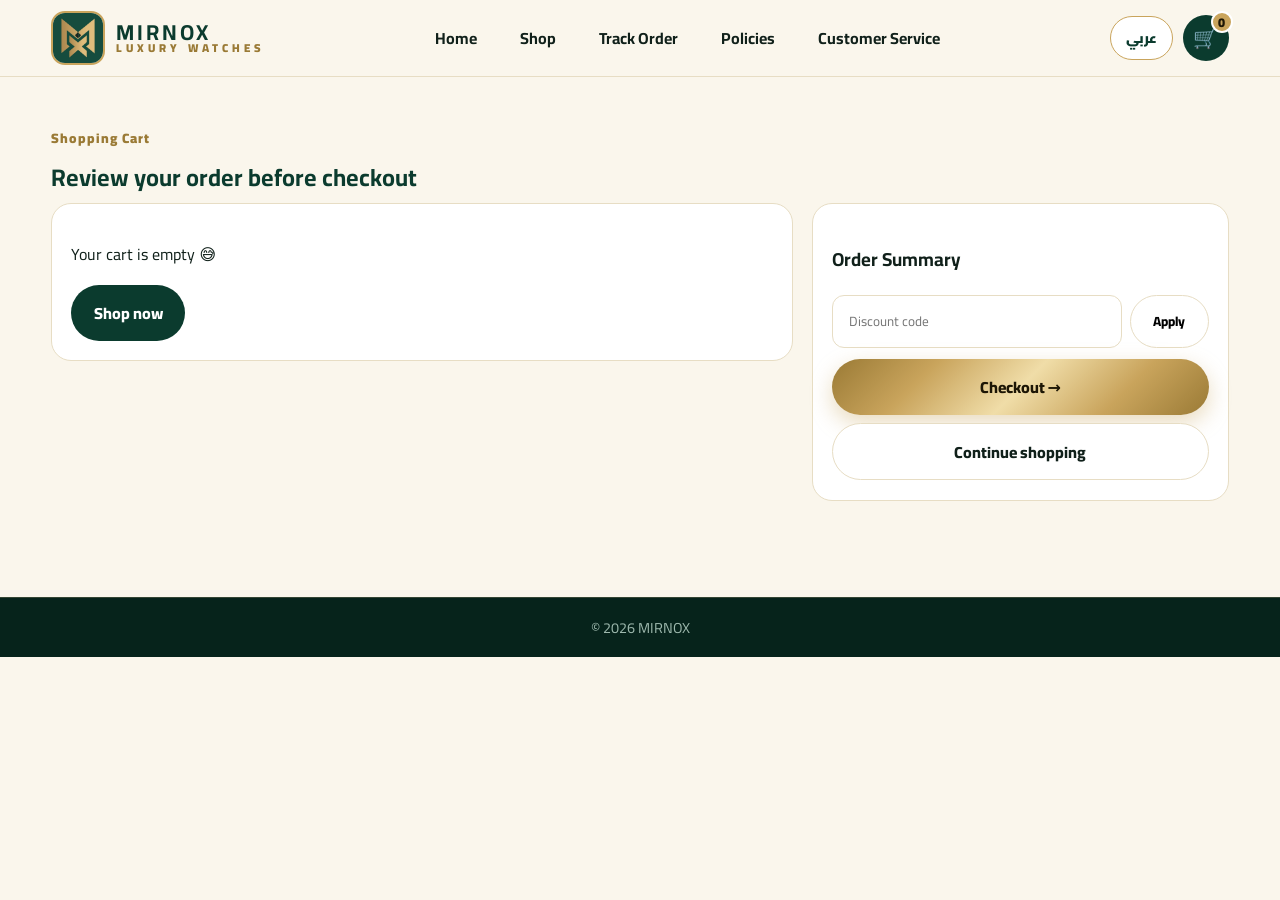
<file: cart.html>
<!DOCTYPE html><html lang="ar" dir="rtl"><head><meta charset="UTF-8"><meta name="viewport" content="width=device-width,initial-scale=1">
<script>try{var L=localStorage.getItem('mirnox_lang');if(L!=='ar'&&L!=='en'){L=((navigator.language||'en').toLowerCase().indexOf('ar')===0)?'ar':'en';}document.documentElement.lang=L;document.documentElement.dir=L==='ar'?'rtl':'ltr';}catch(e){}</script>
<title>السلة | MIRNOX</title><link href="https://fonts.googleapis.com/css2?family=Cairo:wght@400;700;800;900&display=swap" rel="stylesheet"><link rel="stylesheet" href="assets/css/style.css"><link rel="icon" href="logo/MIRNOX logo.jpg"></head><body data-page="cart">
<header class="header"><div class="container nav"><a class="brand" href="index.html"><img class="brand-logo" src="logo/MIRNOX logo.jpg"><span class="brand-name"><b>MIRNOX</b><small>LUXURY WATCHES</small></span></a><nav class="links"><a href="index.html" data-i18n="nav_home">الرئيسية</a><a href="shop.html" data-i18n="nav_shop">تسوق</a><a href="track.html" data-i18n="nav_track">تتبع شحنتك</a><a href="policy.html" data-i18n="nav_policy">سياسة التعامل</a><a href="contact.html" data-i18n="nav_contact">تواصل مع خدمة العملاء</a></nav><div class="actions"><button class="lang-btn" onclick="toggleLang()">EN</button><a href="cart.html" class="cart-btn">🛒<span class="cart-count">0</span></a><button class="burger">☰</button></div></div></header>
<section class="section container"><div class="kicker" data-i18n="cart_k">سلة المشتريات</div><h2 style="color:#0b3b2e;margin:.2rem 0" data-i18n="cart_h">راجع طلبك قبل الدفع</h2>
<div class="layout2"><div class="panel" id="items"></div>
<div class="panel"><h3 data-i18n="cart_sum">ملخص الطلب</h3><div id="sum"></div>
<div style="display:flex;gap:.5rem;margin:.7rem 0"><input id="coupon" class="input" data-i18n-ph="cart_coupon_ph" placeholder="كود الخصم"><button class="btn btn-ghost" onclick="apply()" data-i18n="cart_apply">تطبيق</button></div>
<a href="checkout.html" class="btn btn-gold" style="width:100%;justify-content:center" data-i18n="cart_checkout">إتمام الشراء ←</a>
<a href="shop.html" class="btn btn-ghost" style="width:100%;justify-content:center;margin-top:.5rem" data-i18n="cart_continue">كمل تسوق</a></div></div></section>
<footer><div class="copy" data-i18n="ft_copy_s">© 2026 MIRNOX</div></footer>
<script src="assets/js/products.js"></script><script src="assets/js/i18n.js"></script><script src="assets/js/store.js"></script>
<script>
let disc=0;
function render(){
  const c=getCart(); const box=document.getElementById('items');
  if(!c.length){box.innerHTML='<p>'+t('cart_empty')+'</p><a class="btn btn-green" href="shop.html">'+t('cart_shop')+'</a>';document.getElementById('sum').innerHTML='';return;}
  box.innerHTML=c.map((it,i)=>{
    const p=PRODUCTS.find(x=>x.id===it.id); const col=p.colors.find(x=>x.name===it.color)||p.colors[0];
    return '<div class="cart-item"><a href="product.html?id='+p.id+'"><img src="'+col.img+'"></a>'
    +'<div style="flex:1"><b>'+pname(p)+'</b><div style="color:#6b7a74;font-size:.9rem">'+t('cart_color')+' '+cname(it.color)+'</div>'
    +'<div class="qty" style="margin-top:.4rem"><button onclick="ch('+i+',-1)">−</button><b>'+it.qty+'</b><button onclick="ch('+i+',1)">+</button>'
    +'<button onclick="rm('+i+')" style="background:none;border:0;cursor:pointer">'+t('cart_remove')+'</button></div></div>'
    +'<b>'+fmt(p.price*it.qty)+'</b></div>';
  }).join('');
  const sub=c.reduce((s,it)=>{const p=PRODUCTS.find(x=>x.id===it.id);return s+p.price*it.qty},0);
  const ship=sub>5000?0:60; const total=sub+ship-disc;
  document.getElementById('sum').innerHTML='<div style="display:flex;justify-content:space-between"><span>'+t('cart_sub')+'</span><b>'+fmt(sub)+'</b></div><div style="display:flex;justify-content:space-between"><span>'+t('cart_ship')+'</span><b>'+(ship===0?t('cart_free'):fmt(ship))+'</b></div>'+(disc?'<div style="display:flex;justify-content:space-between;color:green"><span>'+t('cart_disc')+'</span><b>− '+fmt(disc)+'</b></div>':'')+'<hr><div style="display:flex;justify-content:space-between;font-size:1.2rem"><span>'+t('cart_total')+'</span><b style="color:#0b3b2e">'+fmt(total)+'</b></div>';
}
function ch(i,d){let c=getCart();c[i].qty+=d;if(c[i].qty<1)c.splice(i,1);setCart(c);render();}
function rm(i){let c=getCart();c.splice(i,1);setCart(c);render();}
function apply(){const v=document.getElementById('coupon').value.trim();if(v==='MIRNOX5'){const c=getCart();const sub=c.reduce((s,it)=>s+PRODUCTS.find(x=>x.id===it.id).price*it.qty,0);disc=Math.round(sub*.05);toast(t('cart_disc_ok'));}else{disc=0;toast(t('cart_bad'));}render();}
render();
function rerenderLang(){render();}
</script></body></html>
</file>
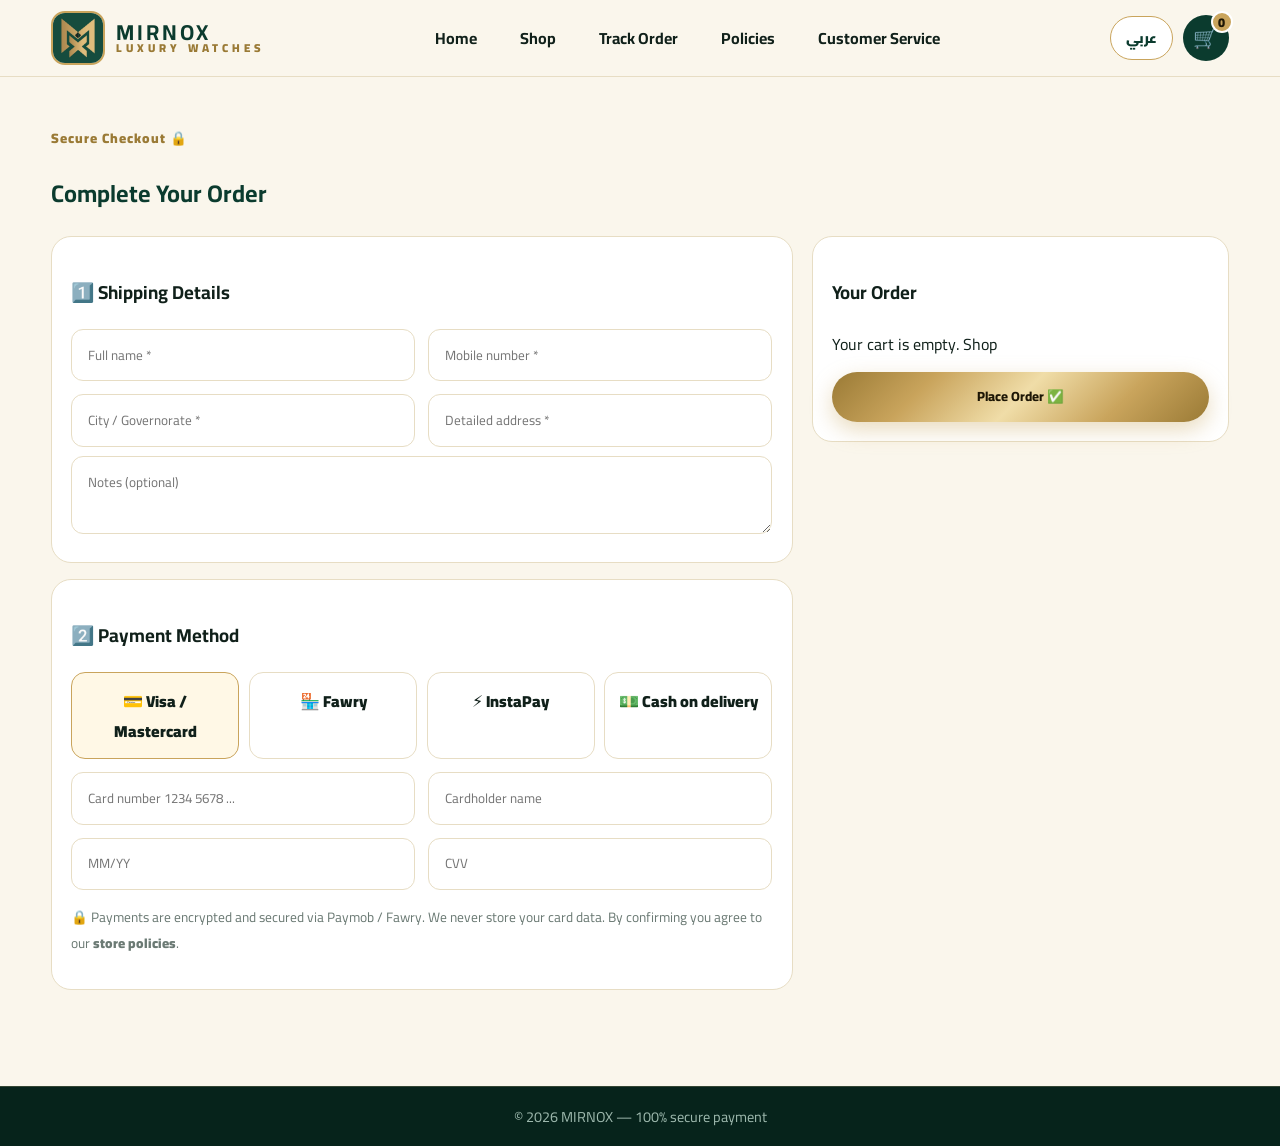
<file: checkout.html>
<!DOCTYPE html><html lang="ar" dir="rtl"><head><meta charset="UTF-8"><meta name="viewport" content="width=device-width,initial-scale=1">
<script>try{var L=localStorage.getItem('mirnox_lang');if(L!=='ar'&&L!=='en'){L=((navigator.language||'en').toLowerCase().indexOf('ar')===0)?'ar':'en';}document.documentElement.lang=L;document.documentElement.dir=L==='ar'?'rtl':'ltr';}catch(e){}</script>
<title>الدفع | MIRNOX</title><link href="https://fonts.googleapis.com/css2?family=Cairo:wght@400;700;800;900&display=swap" rel="stylesheet"><link rel="stylesheet" href="assets/css/style.css"><link rel="icon" href="logo/MIRNOX logo.jpg"></head><body data-page="checkout">
<header class="header"><div class="container nav"><a class="brand" href="index.html"><img class="brand-logo" src="logo/MIRNOX logo.jpg"><span class="brand-name"><b>MIRNOX</b><small>LUXURY WATCHES</small></span></a><nav class="links"><a href="index.html" data-i18n="nav_home">الرئيسية</a><a href="shop.html" data-i18n="nav_shop">تسوق</a><a href="track.html" data-i18n="nav_track">تتبع شحنتك</a><a href="policy.html" data-i18n="nav_policy">سياسة التعامل</a><a href="contact.html" data-i18n="nav_contact">تواصل مع خدمة العملاء</a></nav><div class="actions"><button class="lang-btn" onclick="toggleLang()">EN</button><a href="cart.html" class="cart-btn">🛒<span class="cart-count">0</span></a><button class="burger">☰</button></div></div></header>
<section class="section container"><div class="kicker" data-i18n="co_k">بوابة الدفع الآمنة 🔒</div><h2 style="color:#0b3b2e" data-i18n="co_h">إتمام الطلب</h2>
<div id="done"></div>
<div class="layout2" id="formWrap"><div>
<div class="panel"><h3 data-i18n="co_step1">1️⃣ بيانات التوصيل</h3><div class="form-grid"><input id="n" class="input" data-i18n-ph="co_name" placeholder="الاسم بالكامل *"><input id="p" class="input" data-i18n-ph="co_phone" placeholder="رقم الموبايل *"><input id="c" class="input" data-i18n-ph="co_gov" placeholder="المحافظة *"><input id="a" class="input" data-i18n-ph="co_addr" placeholder="العنوان بالتفصيل *"></div><textarea id="nt" class="input" style="margin-top:.6rem" data-i18n-ph="co_notes" placeholder="ملاحظات (اختياري)"></textarea></div>
<div class="panel" style="margin-top:1rem"><h3 data-i18n="co_step2">2️⃣ طريقة الدفع</h3>
<div class="pay-tabs"><div class="pay-tab active" data-m="card" onclick="pay('card',this)" data-i18n="pay_card">💳 فيزا / ماستركارد</div><div class="pay-tab" data-m="fawry" onclick="pay('fawry',this)" data-i18n="pay_fawry">🏪 فوري</div><div class="pay-tab" data-m="insta" onclick="pay('insta',this)" data-i18n="pay_insta">⚡ انستاباي</div><div class="pay-tab" data-m="cod" onclick="pay('cod',this)" data-i18n="pay_cod">💵 كاش عند الاستلام</div></div>
<div id="payBody"></div>
<p style="font-size:.85rem;color:#6b7a74" data-i18n="co_agree">🔒 الدفع مشفر ومؤمن عبر Paymob / Fawry. لا نحتفظ ببيانات بطاقتك. بالضغط على تأكيد أنت توافق على <a href="policy.html" style="font-weight:900">سياسة التعامل</a>.</p></div>
</div>
<div class="panel"><h3 data-i18n="co_order">طلبك</h3><div id="sum"></div><button class="btn btn-gold" style="width:100%;justify-content:center;margin-top:.8rem" onclick="confirm()" data-i18n="co_confirm">تأكيد الطلب ✅</button></div>
</div></section>
<footer><div class="copy" data-i18n="ft_secure">© 2026 MIRNOX — دفع آمن 100%</div></footer>
<script src="assets/js/products.js"></script><script src="assets/js/i18n.js"></script><script src="assets/js/store.js"></script>
<script>
let method='card';
function pay(m,el){method=m;document.querySelectorAll('.pay-tab').forEach(x=>x.classList.remove('active'));el.classList.add('active');paintPay();}
function paintPay(){
  const b=document.getElementById('payBody');
  if(method==='card') b.innerHTML='<div class="form-grid"><input class="input" placeholder="'+t('pay_card_n')+'" maxlength="19"><input class="input" placeholder="'+t('pay_card_h')+'"><input class="input" placeholder="'+t('pay_card_e')+'"><input class="input" placeholder="'+t('pay_card_c')+'"></div>';
  if(method==='fawry') b.innerHTML='<div class="panel" style="background:#faf6ec">'+t('pay_fawry_t')+'</div>';
  if(method==='insta') b.innerHTML='<div class="panel" style="background:#faf6ec">'+t('pay_insta_t')+'</div>';
  if(method==='cod') b.innerHTML='<div class="panel" style="background:#faf6ec">'+t('pay_cod_t')+'</div>';
}
function renderSum(){
  const c=getCart();
  if(!c.length){document.getElementById('sum').innerHTML=t('cart_empty_go');return 0;}
  const sub=c.reduce((s,it)=>s+PRODUCTS.find(x=>x.id===it.id).price*it.qty,0);
  const ship=sub>5000?0:60; const total=sub+ship+(method==='cod'?20:0);
  document.getElementById('sum').innerHTML=c.map(it=>{const p=PRODUCTS.find(x=>x.id===it.id);return '<div style="display:flex;justify-content:space-between;padding:.3rem 0"><span>'+pname(p)+' × '+num(it.qty)+'<br><small style="color:#6b7a74">'+cname(it.color)+'</small></span><b>'+fmt(p.price*it.qty)+'</b></div>'}).join('')+'<hr><div style="display:flex;justify-content:space-between"><span>'+t('cart_ship')+'</span><b>'+(ship===0?t('cart_free'):fmt(ship))+'</b></div><div style="display:flex;justify-content:space-between;font-size:1.2rem"><span>'+t('cart_total')+'</span><b style="color:#0b3b2e">'+fmt(total)+'</b></div>';
  return total;
}
function confirm(){
  const n=document.getElementById('n').value,p=document.getElementById('p').value,c=document.getElementById('c').value,a=document.getElementById('a').value;
  if(!n||!p||!c||!a){toast(t('co_fill'));return;}
  if(!getCart().length){toast(t('co_empty'));return;}
  const total=renderSum();
  const order='MNX-'+Math.floor(10000+Math.random()*89999);
  const orders=JSON.parse(localStorage.getItem('mirnox_orders')||'{}');
  orders[order]={name:n,total:total,method:method,date:new Date().toLocaleString(LANG==='ar'?'ar-EG':'en-US'),status:1};
  localStorage.setItem('mirnox_orders',JSON.stringify(orders));
  localStorage.setItem('mirnox_cart','[]');updateBadge();
  const mlabel={card:t('m_card'),fawry:t('m_fawry'),insta:t('m_insta'),cod:t('m_cod')}[method];
  const first=n.split(' ')[0];
  document.getElementById('formWrap').style.display='none';
  document.getElementById('done').innerHTML='<div class="panel" style="text-align:center;border:2px solid #c9a45c;background:#fffdf0">'
  +'<div style="font-size:3rem">🎉</div><h2 style="color:#0b3b2e">'+t('co_done_t')+(LANG==='ar'&&first?' يا '+first+'!':'')+'</h2>'
  +'<p>'+t('co_order_no')+' <b dir="ltr" style="font-size:1.4rem;color:#9a7a35">'+order+'</b></p>'
  +'<p>'+t('cart_total')+': <b>'+fmt(total)+'</b> • '+t('co_paym')+' <b>'+mlabel+'</b></p>'
  +'<p style="color:#6b7a74">'+t('co_done_keep')+'</p>'
  +'<div style="display:flex;gap:.6rem;justify-content:center;flex-wrap:wrap"><a class="btn btn-green" href="track.html#'+order+'">'+t('co_done_track')+'</a><a class="btn btn-ghost" href="shop.html">'+t('cart_continue')+'</a></div></div>';
  window.scrollTo({top:0,behavior:'smooth'});
}
paintPay();renderSum();
const _pay=pay;pay=function(m,el){_pay(m,el);renderSum();};
function rerenderLang(){paintPay();renderSum();}
</script></body></html>
</file>
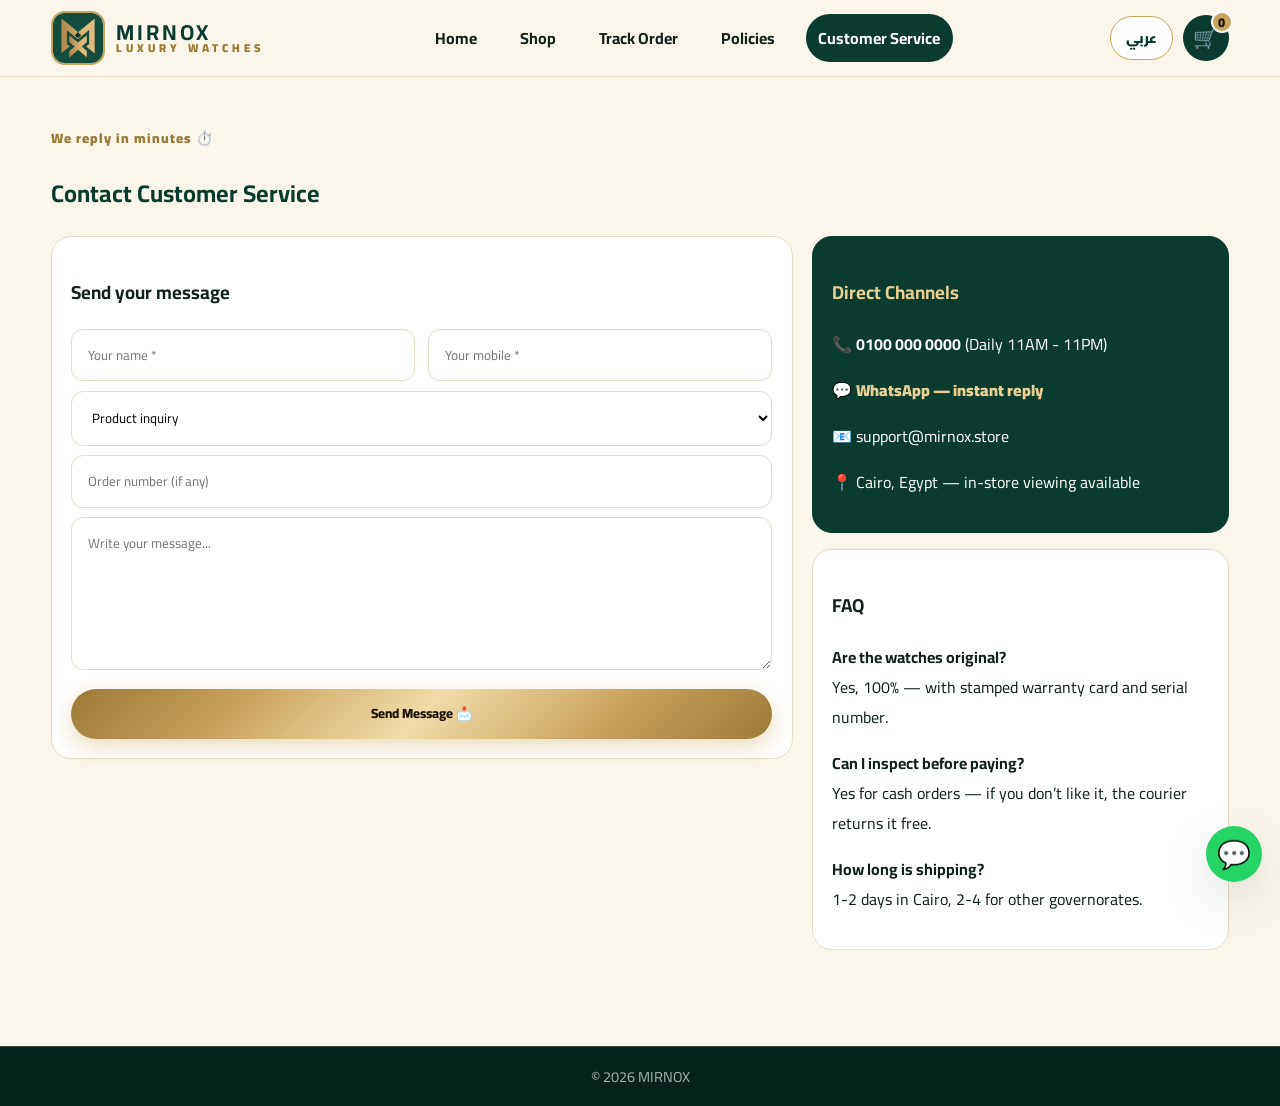
<file: contact.html>
<!DOCTYPE html><html lang="ar" dir="rtl"><head><meta charset="UTF-8"><meta name="viewport" content="width=device-width,initial-scale=1">
<script>try{var L=localStorage.getItem('mirnox_lang');if(L!=='ar'&&L!=='en'){L=((navigator.language||'en').toLowerCase().indexOf('ar')===0)?'ar':'en';}document.documentElement.lang=L;document.documentElement.dir=L==='ar'?'rtl':'ltr';}catch(e){}</script>
<title>تواصل مع خدمة العملاء | MIRNOX</title><link href="https://fonts.googleapis.com/css2?family=Cairo:wght@400;700;800;900&display=swap" rel="stylesheet"><link rel="stylesheet" href="assets/css/style.css"><link rel="icon" href="logo/MIRNOX logo.jpg"></head><body data-page="contact">
<header class="header"><div class="container nav"><a class="brand" href="index.html"><img class="brand-logo" src="logo/MIRNOX logo.jpg"><span class="brand-name"><b>MIRNOX</b><small>LUXURY WATCHES</small></span></a><nav class="links"><a href="index.html" data-i18n="nav_home">الرئيسية</a><a href="shop.html" data-i18n="nav_shop">تسوق</a><a href="track.html" data-i18n="nav_track">تتبع شحنتك</a><a href="policy.html" data-i18n="nav_policy">سياسة التعامل</a><a href="contact.html" class="active" data-i18n="nav_contact">تواصل مع خدمة العملاء</a></nav><div class="actions"><button class="lang-btn" onclick="toggleLang()">EN</button><a href="cart.html" class="cart-btn">🛒<span class="cart-count">0</span></a><button class="burger">☰</button></div></div></header>
<section class="section container"><div class="kicker" data-i18n="ct_k">نرد خلال دقائق ⏱️</div><h1 style="color:#0b3b2e" data-i18n="ct_h">تواصل مع خدمة العملاء</h1>
<div class="layout2">
<div class="panel"><h3 data-i18n="ct_form">ابعت رسالتك</h3>
<div class="form-grid"><input id="cn" class="input" data-i18n-ph="ct_name" placeholder="اسمك *"><input id="cp" class="input" data-i18n-ph="ct_phone" placeholder="موبايلك *"></div>
<select class="input" style="margin-top:.6rem"><option data-i18n="ct_s1">استفسار عن منتج</option><option data-i18n="ct_s2">مشكلة في أوردر</option><option data-i18n="ct_s3">استبدال / إرجاع</option><option data-i18n="ct_s4">صيانة وضمان</option><option data-i18n="ct_s5">شراكة / جملة</option></select>
<input id="co" class="input" style="margin-top:.6rem" data-i18n-ph="ct_order" placeholder="رقم الأوردر (لو موجود)">
<textarea class="input" style="margin-top:.6rem" rows="5" data-i18n-ph="ct_msg" placeholder="اكتب رسالتك..."></textarea>
<button class="btn btn-gold" style="margin-top:.6rem;width:100%;justify-content:center" onclick="send()" data-i18n="ct_send">إرسال الرسالة 📩</button>
<div id="ok"></div></div>
<div><div class="panel" style="background:#0b3b2e;color:#fff;border-color:#0b3b2e"><h3 style="color:#e9cf95" data-i18n="ct_direct">قنوات مباشرة</h3>
<p data-i18n="ct_hours">📞 <b dir="ltr">0100 000 0000</b> (يومياً 11ص - 11م)</p>
<p data-i18n="ct_wa">💬 <a href="https://wa.me/201000000000" style="color:#e9cf95;font-weight:900">واتساب — رد فوري</a></p>
<p>📧 support@mirnox.store</p>
<p data-i18n="ct_addr">📍 القاهرة، مصر — متاح معاينة في الفرع</p></div>
<div class="panel" style="margin-top:1rem"><h3 data-i18n="ct_faq">أسئلة شائعة</h3>
<p><b data-i18n="ct_q1">الساعات أصلية؟</b><br><span data-i18n="ct_a1">أيوه 100% بكارت ضمان مختوم وسيريال.</span></p>
<p><b data-i18n="ct_q2">في معاينة؟</b><br><span data-i18n="ct_a2">أيوه للكاش، ولو معجبتكش المندوب بيرجعها مجاناً.</span></p>
<p><b data-i18n="ct_q3">الشحن بياخد قد إيه؟</b><br><span data-i18n="ct_a3">1-2 يوم القاهرة، 2-4 باقي المحافظات.</span></p></div></div>
</div></section>
<footer><div class="copy" data-i18n="ft_copy_s">© 2026 MIRNOX</div></footer>
<a class="whats" href="https://wa.me/201000000000">💬</a>
<script src="assets/js/i18n.js"></script>
<script src="assets/js/store.js"></script>
<script>function send(){const n=document.getElementById('cn').value;if(!n){toast(t('ct_need_name'));return;}document.getElementById('ok').innerHTML='<div class="panel" style="background:#e8f5e9;margin-top:.6rem">✅ '+n+' — '+t('ct_ok')+'</div>';toast(t('ct_sent'));}</script></body></html>
</file>
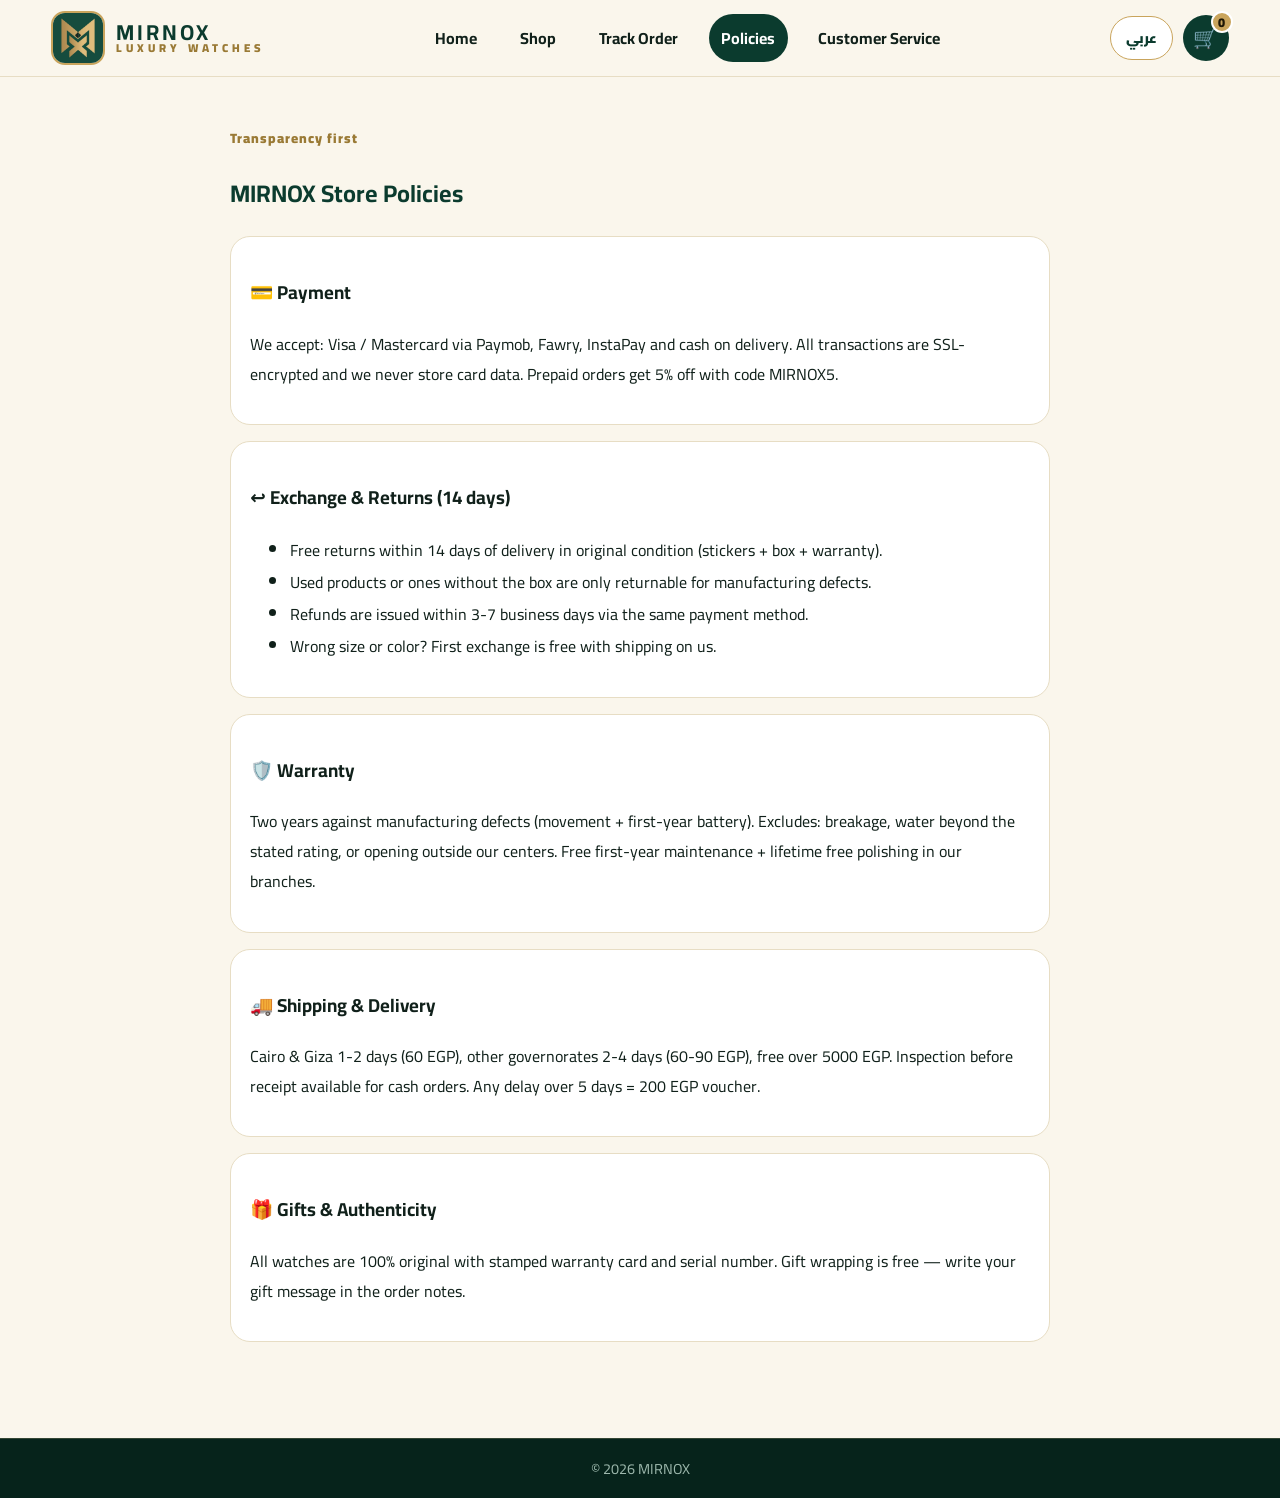
<file: policy.html>
<!DOCTYPE html><html lang="ar" dir="rtl"><head><meta charset="UTF-8"><meta name="viewport" content="width=device-width,initial-scale=1">
<script>try{var L=localStorage.getItem('mirnox_lang');if(L!=='ar'&&L!=='en'){L=((navigator.language||'en').toLowerCase().indexOf('ar')===0)?'ar':'en';}document.documentElement.lang=L;document.documentElement.dir=L==='ar'?'rtl':'ltr';}catch(e){}</script>
<title>سياسة التعامل | MIRNOX</title><link href="https://fonts.googleapis.com/css2?family=Cairo:wght@400;700;800;900&display=swap" rel="stylesheet"><link rel="stylesheet" href="assets/css/style.css"><link rel="icon" href="logo/MIRNOX logo.jpg"></head><body data-page="policy">
<header class="header"><div class="container nav"><a class="brand" href="index.html"><img class="brand-logo" src="logo/MIRNOX logo.jpg"><span class="brand-name"><b>MIRNOX</b><small>LUXURY WATCHES</small></span></a><nav class="links"><a href="index.html" data-i18n="nav_home">الرئيسية</a><a href="shop.html" data-i18n="nav_shop">تسوق</a><a href="track.html" data-i18n="nav_track">تتبع شحنتك</a><a href="policy.html" class="active" data-i18n="nav_policy">سياسة التعامل</a><a href="contact.html" data-i18n="nav_contact">تواصل مع خدمة العملاء</a></nav><div class="actions"><button class="lang-btn" onclick="toggleLang()">EN</button><a href="cart.html" class="cart-btn">🛒<span class="cart-count">0</span></a><button class="burger">☰</button></div></div></header>
<section class="section container" style="max-width:820px">
<div class="kicker" data-i18n="pol_k">الشفافية أولاً</div><h1 style="color:#0b3b2e" data-i18n="pol_h">سياسة التعامل في MIRNOX</h1>
<div class="panel"><h3 data-i18n="pol_pay_h">💳 الدفع</h3><p data-i18n="pol_pay_p">بنقبل: فيزا / ماستركارد عبر Paymob، فوري، انستاباي، وكاش عند الاستلام. كل المعاملات مشفرة SSL ولا نحتفظ ببيانات البطاقات. الدفع المسبق بياخد خصم 5% بكود MIRNOX5.</p></div>
<div class="panel" id="return" style="margin-top:1rem"><h3 data-i18n="pol_ret_h">↩️ الاستبدال والإرجاع (14 يوم)</h3><ul style="line-height:2"><li data-i18n="pol_ret_1">إرجاع مجاني خلال 14 يوم من الاستلام بحالتها الأصلية (اللزقات + العلبة + الضمان).</li><li data-i18n="pol_ret_2">المنتج المُستخدم أو بدون علبة لا يُقبل إرجاعه إلا لعيب صناعة.</li><li data-i18n="pol_ret_3">الفلوس بترجع خلال 3-7 أيام عمل بنفس طريقة الدفع.</li><li data-i18n="pol_ret_4">المقاس أو اللون غلط؟ الاستبدال مجاني وشحن علينا أول مرة.</li></ul></div>
<div class="panel" id="warranty" style="margin-top:1rem"><h3 data-i18n="pol_war_h">🛡️ الضمان</h3><p data-i18n="pol_war_p">سنتان ضد عيوب الصناعة (الماكينة + البطارية أول سنة). لا يشمل: الكسر، دخول الماء فوق المعدل المكتوب، أو الفك خارج مراكزنا. صيانة مجانية أول سنة + تلميع مجاني مدى الحياة في فروعنا.</p></div>
<div class="panel" style="margin-top:1rem"><h3 data-i18n="pol_ship_h">🚚 الشحن والتوصيل</h3><p data-i18n="pol_ship_p">القاهرة والجيزة 1-2 يوم (60 ج)، باقي المحافظات 2-4 أيام (60-90 ج)، ومجاني فوق 5000 ج. المعاينة قبل الاستلام متاحة للكاش. أي تأخير فوق 5 أيام = قسيمة 200 ج.</p></div>
<div class="panel" style="margin-top:1rem"><h3 data-i18n="pol_gift_h">🎁 الهدايا والأصالة</h3><p data-i18n="pol_gift_p">كل الساعات أصلية 100% بكارت ضمان مختوم وسيريال نمبر. تغليف الهدايا مجاني — اكتب كارت الإهداء في ملاحظات الطلب.</p></div>
</section>
<footer><div class="copy" data-i18n="ft_copy_s">© 2026 MIRNOX</div></footer>
<script src="assets/js/i18n.js"></script>
<script src="assets/js/store.js"></script></body></html>
</file>
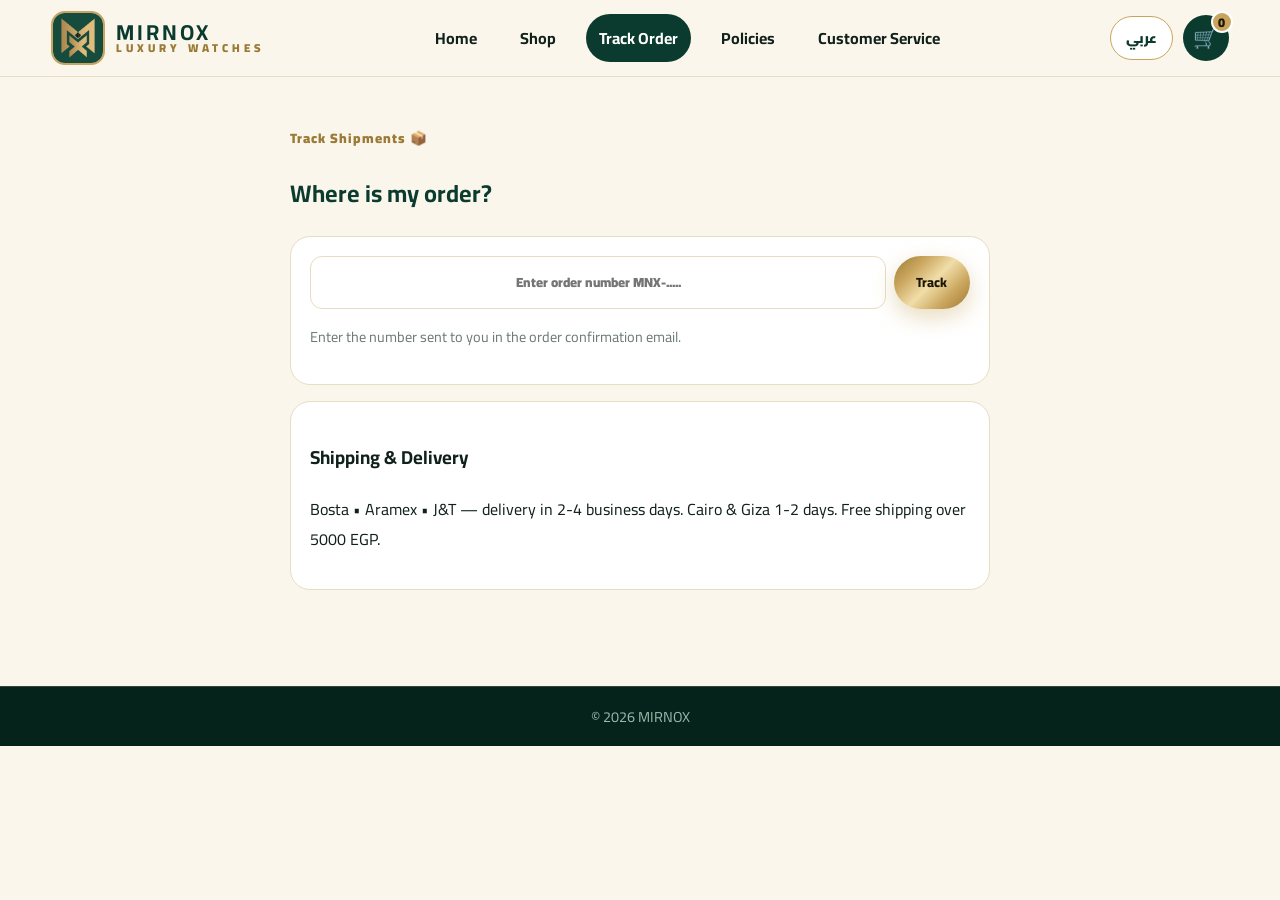
<file: track.html>
<!DOCTYPE html><html lang="ar" dir="rtl"><head><meta charset="UTF-8"><meta name="viewport" content="width=device-width,initial-scale=1">
<script>try{var L=localStorage.getItem('mirnox_lang');if(L!=='ar'&&L!=='en'){L=((navigator.language||'en').toLowerCase().indexOf('ar')===0)?'ar':'en';}document.documentElement.lang=L;document.documentElement.dir=L==='ar'?'rtl':'ltr';}catch(e){}</script>
<title>تتبع الشحنات | MIRNOX</title><link href="https://fonts.googleapis.com/css2?family=Cairo:wght@400;700;800;900&display=swap" rel="stylesheet"><link rel="stylesheet" href="assets/css/style.css"><link rel="icon" href="logo/MIRNOX logo.jpg"></head><body data-page="track">
<header class="header"><div class="container nav"><a class="brand" href="index.html"><img class="brand-logo" src="logo/MIRNOX logo.jpg"><span class="brand-name"><b>MIRNOX</b><small>LUXURY WATCHES</small></span></a><nav class="links"><a href="index.html" data-i18n="nav_home">الرئيسية</a><a href="shop.html" data-i18n="nav_shop">تسوق</a><a href="track.html" class="active" data-i18n="nav_track">تتبع شحنتك</a><a href="policy.html" data-i18n="nav_policy">سياسة التعامل</a><a href="contact.html" data-i18n="nav_contact">تواصل مع خدمة العملاء</a></nav><div class="actions"><button class="lang-btn" onclick="toggleLang()">EN</button><a href="cart.html" class="cart-btn">🛒<span class="cart-count">0</span></a><button class="burger">☰</button></div></div></header>
<section class="section container" style="max-width:700px">
<div class="kicker" data-i18n="tr_k">تتبع الشحنات 📦</div><h2 style="color:#0b3b2e" data-i18n="tr_h">فين الأوردر بتاعي؟</h2>
<div class="panel"><div style="display:flex;gap:.5rem"><input id="t" class="input" data-i18n-ph="tr_ph" placeholder="دخل رقم الأوردر MNX-....." dir="ltr" style="text-align:center;font-weight:900"><button class="btn btn-gold" onclick="go()" data-i18n="btn_track">تتبع</button></div>
<p style="font-size:.9rem;color:#6b7a74" data-i18n="tr_hint">اكتب الرقم اللي اتبعتلك في ايميل تأكيد الأوردر.</p>
<div id="res"></div></div>
<div class="panel" style="margin-top:1rem"><h3 data-i18n="tr_ship_h">الشحن والتوصيل</h3><p data-i18n="tr_ship_p">Bosta • Aramex • J&T — التوصيل خلال 2-4 أيام عمل. القاهرة والجيزة 1-2 يوم. الشحن مجاني فوق 5000 ج.</p></div>
</section>
<footer><div class="copy" data-i18n="ft_copy_s">© 2026 MIRNOX</div></footer>
<script src="assets/js/i18n.js"></script>
<script src="assets/js/store.js"></script>
<script>
const DEMO={'MNX-48291':{name:'Demo',total:6850,date:'2026/09/15',status:2}};
function go(){
  const v=(document.getElementById('t').value.trim()||location.hash.slice(1)).trim();
  const orders=Object.assign({},DEMO,JSON.parse(localStorage.getItem('mirnox_orders')||'{}'));
  const o=orders[v];
  const box=document.getElementById('res');
  if(!o){box.innerHTML='<div class="panel" style="background:#fdecea;border-color:#e8a0a0">'+t('tr_notfound')+'</div>';return;}
  const steps=[t('tr_s1'),t('tr_s2'),t('tr_s3'),t('tr_s4'),t('tr_s5')];
  const tot=(o.total!==undefined&&o.total!==null)?t('tr_total')+' '+(typeof o.total==='number'?fmt(o.total):o.total):'';
  box.innerHTML='<hr><p><b dir="ltr">'+v+'</b> • '+o.name+(tot?' • '+tot:'')+'</p>'
  +'<div class="timeline">'+steps.map((s,i)=>'<div class="step '+(i<=o.status?'done':'')+'"><b>'+s+'</b><div style="color:#6b7a74;font-size:.88rem">'+(i<=o.status?t('tr_done'):t('tr_wait'))+'</div></div>').join('')+'</div>'
  +'<a class="btn btn-green" href="contact.html">'+t('tr_problem')+'</a>';
}
if(location.hash.length>1){document.getElementById('t').value=location.hash.slice(1);go();}
function rerenderLang(){if(document.getElementById('t').value)go();else document.getElementById('res').innerHTML='';}
</script></body></html>
</file>
<file: assets/css/style.css>
:root{
  --green-950:#06231b;
  --green-900:#0b3b2e;
  --green-800:#0f4d3a;
  --green-700:#146049;
  --gold:#c9a45c;
  --gold-light:#e9cf95;
  --gold-dark:#9a7a35;
  --cream:#faf6ec;
  --paper:#fffdf7;
  --ink:#10201a;
  --muted:#6b7a74;
  --line:#e7ddc4;
  --red:#c0392b;
  --radius:18px;
  --shadow:0 18px 50px rgba(6,35,27,.14);
  --gold-grad:linear-gradient(135deg,#9a7a35 0%,#c9a45c 25%,#f0dda8 50%,#c9a45c 75%,#9a7a35 100%);
}
*{box-sizing:border-box}
html{scroll-behavior:smooth;overflow-x:clip}
@supports not (overflow:clip){html,body{overflow-x:hidden}}
body{
  margin:0;font-family:'Cairo','Tajawal',system-ui,sans-serif;
  background:var(--cream);color:var(--ink);
  overflow-x:clip;
}
.pd>*,.layout2>*,.hero-inner>*,.foot>*,.card-body>*{min-width:0}
a{color:inherit;text-decoration:none}
img{max-width:100%;display:block}
.container{width:min(1200px,92%);margin-inline:auto}
.topbar{background:var(--green-950);color:var(--gold-light);font-size:.86rem;padding:.5rem 0;text-align:center;letter-spacing:.2px}
/* header */
.header{position:sticky;top:0;z-index:50;background:rgba(250,246,236,.92);backdrop-filter:blur(12px);border-bottom:1px solid var(--line)}
.nav{display:flex;align-items:center;gap:1rem;padding:.7rem 0}
.brand{display:flex;align-items:center;gap:.7rem;font-weight:900}
.brand-logo{width:54px;height:54px;border-radius:14px;object-fit:cover;border:2px solid var(--gold);background:var(--green-900)}
.brand-name{line-height:1}
.brand-name b{font-size:1.35rem;letter-spacing:3px;color:var(--green-900)}
.brand-name small{display:block;font-size:.72rem;color:var(--gold-dark);letter-spacing:4px}
.links{display:flex;gap:1.1rem;margin-inline:auto;font-weight:700}
.links a{padding:.55rem .8rem;border-radius:999px}
.links a.active,.links a:hover{background:var(--green-900);color:#fff}
.actions{display:flex;gap:.6rem;align-items:center}
.btn{border:0;cursor:pointer;font-family:inherit;font-weight:800;border-radius:999px;padding:.8rem 1.4rem;display:inline-flex;align-items:center;gap:.5rem;transition:.2s}
.btn-gold{background:var(--gold-grad);color:#1d1605;box-shadow:0 8px 22px rgba(201,164,92,.4)}
.btn-gold:hover{transform:translateY(-1px)}
.btn-green{background:var(--green-900);color:#fff}
.btn-ghost{background:#fff;border:1.5px solid var(--line)}
.cart-btn{position:relative;background:var(--green-900);color:#fff;border:0;width:46px;height:46px;border-radius:50%;cursor:pointer;font-size:1.25rem;display:inline-grid;place-items:center;line-height:1;text-align:center;flex:0 0 auto}
.cart-count{position:absolute;top:-4px;left:-4px;background:var(--gold);color:#1d1605;font-weight:900;min-width:22px;height:22px;border-radius:999px;display:grid;place-items:center;font-size:.8rem;border:2px solid #fff}
.burger{display:none;background:none;border:0;font-size:1.6rem}
/* hero */
.hero{position:relative;overflow:hidden;background:radial-gradient(1000px 500px at 80% -10%,#1a6b52 0%,var(--green-900) 45%,var(--green-950) 100%);color:#fff;border-radius:0 0 32px 32px}
.hero-inner{display:grid;grid-template-columns:1.1fr .9fr;gap:2rem;align-items:center;padding:3.2rem 0}
.eyebrow{display:inline-flex;align-items:center;gap:.5rem;background:rgba(201,164,92,.18);border:1px solid rgba(201,164,92,.5);color:var(--gold-light);padding:.35rem .9rem;border-radius:999px;font-size:.85rem;font-weight:700}
.hero h1{font-size:clamp(2rem,5vw,3.6rem);line-height:1.15;margin:.9rem 0}
.hero h1 span{background:var(--gold-grad);-webkit-background-clip:text;background-clip:text;color:transparent}
.hero p{color:#d8e5de;line-height:1.9}
.hero-cta{display:flex;gap:.7rem;margin-top:1.2rem;flex-wrap:wrap}
.hero-card{background:rgba(255,255,255,.08);border:1px solid rgba(233,207,149,.35);border-radius:22px;padding:1rem;backdrop-filter:blur(6px)}
.hero-img{width:100%;border-radius:22px;border:1px solid rgba(233,207,149,.5);box-shadow:var(--shadow);aspect-ratio:16/10;object-fit:cover}
.stats{display:flex;gap:1rem;margin-top:1rem}
.stat{background:#fff;color:var(--green-900);border-radius:16px;padding:.7rem 1rem;flex:1;text-align:center;border:1px solid var(--line)}
.stat b{font-size:1.2rem;display:block}
/* sections */
.section{padding:3rem 0}
.sec-head{display:flex;align-items:end;justify-content:space-between;gap:1rem;margin-bottom:1.4rem}
.sec-head h2{margin:.3rem 0;font-size:1.8rem;color:var(--green-900)}
.sec-head p{margin:0;color:var(--muted)}
.kicker{color:var(--gold-dark);font-weight:900;letter-spacing:1px;font-size:.85rem}
.grid-products{display:grid;grid-template-columns:repeat(4,1fr);gap:1rem}
.card{background:var(--paper);border:1px solid var(--line);border-radius:var(--radius);overflow:hidden;display:flex;flex-direction:column;transition:.2s}
.card:hover{transform:translateY(-4px);box-shadow:var(--shadow)}
.card-media{position:relative;background:#0e2e24}
.card-media img{height:230px;width:100%;object-fit:cover}
.badge{position:absolute;top:10px;right:10px;background:var(--gold-grad);font-weight:900;font-size:.78rem;padding:.3rem .7rem;border-radius:999px}
.card-body{padding:1rem;display:flex;flex-direction:column;gap:.5rem;flex:1}
.card-title{font-weight:900;color:var(--green-900);margin:0}
.price-row{display:flex;align-items:center;gap:.6rem;flex-wrap:wrap}
.price{font-weight:900;font-size:1.15rem;color:var(--green-900)}
.old{color:#9aa8a2;text-decoration:line-through;font-size:.9rem}
.stars{color:#d9a521;font-size:.95rem;letter-spacing:2px}
.stars small{color:var(--muted);letter-spacing:0}
.colors-dots{display:flex;gap:.4rem}
.dot{width:22px;height:22px;border-radius:50%;border:2px solid #fff;outline:1px solid var(--line);cursor:pointer}
/* features */
.features{display:grid;grid-template-columns:repeat(4,1fr);gap:1rem}
.feat{background:var(--green-900);color:#eaf3ef;border-radius:20px;padding:1.2rem;border:1px solid rgba(201,164,92,.4)}
.feat h3{margin:.6rem 0 .3rem;color:var(--gold-light)}
.feat p{margin:0;color:#c8d8d0;font-size:.92rem;line-height:1.7}
/* partners */
.partners{background:#fff;border-block:1px solid var(--line)}
.partner-row{display:flex;gap:1rem;flex-wrap:wrap}
.partner{flex:1;min-width:160px;display:grid;place-items:center;border:1px solid var(--line);border-radius:16px;padding:1.1rem;background:#fff;box-shadow:0 6px 18px rgba(6,35,27,.06);transition:transform .35s cubic-bezier(.22,1,.36,1),box-shadow .35s}
.partner:hover{transform:translateY(-4px);box-shadow:var(--shadow)}
.partner img{max-height:58px;width:auto;max-width:100%;object-fit:contain}
/* infinite partners marquee */
.marquee{overflow:hidden;direction:ltr;border-radius:16px;-webkit-mask-image:linear-gradient(90deg,transparent,#000 6%,#000 94%,transparent);mask-image:linear-gradient(90deg,transparent,#000 6%,#000 94%,transparent)}
.marquee-track{display:flex;flex-wrap:nowrap;gap:0;width:max-content;animation:mscroll 30s linear infinite;will-change:transform}
.marquee-track .partner{min-width:230px;margin-right:1rem}
.marquee-track .partner{opacity:1;transform:none}
.marquee:hover .marquee-track{animation-play-state:paused}
@keyframes mscroll{to{transform:translateX(-50%)}}
@media (prefers-reduced-motion:reduce){.marquee-track{animation:none}}
.partner span{display:block;font-size:.8rem;color:var(--muted);font-weight:700}
/* footer */
footer{background:var(--green-950);color:#d9e7e0;margin-top:3rem}
.foot{display:grid;grid-template-columns:1.3fr 1fr 1fr 1fr;gap:1.5rem;padding:2.5rem 0}
.foot h4{color:var(--gold-light)}
.foot a{display:block;padding:.3rem 0;color:#c5d6cf}
.foot a:hover{color:#fff}
.copy{border-top:1px solid rgba(233,207,149,.2);padding:1rem 0;text-align:center;font-size:.9rem;color:#9db8ad}
/* product page */
.pd{display:grid;grid-template-columns:1fr 1fr;gap:1.6rem;background:#fff;border:1px solid var(--line);border-radius:24px;padding:1.4rem}
.gallery-main{border-radius:18px;overflow:hidden;border:1px solid var(--line)}
.gallery-main img{height:440px;width:100%;object-fit:cover;transition:opacity .45s ease}
/* Luxury scroll reveal — glide up from bottom */
html.js .reveal{opacity:0;transform:translateY(48px);transition:opacity .9s cubic-bezier(.22,1,.36,1),transform .9s cubic-bezier(.22,1,.36,1);will-change:opacity,transform}
html.js .reveal.visible{opacity:1;transform:none;will-change:auto}
@media (prefers-reduced-motion:reduce){html.js .reveal{opacity:1;transform:none;transition:none}}
.thumbs{display:flex;gap:.6rem;margin-top:.6rem}
.thumbs img{width:86px;height:86px;object-fit:cover;border-radius:12px;border:2px solid transparent;cursor:pointer}
.thumbs img.active{border-color:var(--gold)}
.opt-label{font-weight:900;color:var(--green-900);margin:1rem 0 .5rem}
.color-pick{display:flex;gap:.6rem;flex-wrap:wrap}
.color-btn{display:flex;align-items:center;gap:.5rem;border:1.5px solid var(--line);background:#fff;padding:.5rem .8rem;border-radius:999px;cursor:pointer;font-weight:800}
.color-btn.active{border-color:var(--gold);background:#fff8e6;box-shadow:0 0 0 2px rgba(201,164,92,.3)}
.qty{display:flex;align-items:center;gap:.7rem;flex-wrap:wrap}
.qty button{width:38px;height:38px;border-radius:50%;border:1px solid var(--line);background:#fff;font-size:1.2rem;cursor:pointer}
.tabs{margin-top:1rem;background:#fff;border:1px solid var(--line);border-radius:18px;overflow:hidden}
.tab-head{display:flex;background:var(--cream)}
.tab-head button{flex:1;padding:.9rem;border:0;background:none;font-family:inherit;font-weight:900;cursor:pointer;color:var(--green-900)}
.tab-head button.active{background:var(--green-900);color:#fff}
.tab-body{padding:1.2rem;line-height:1.9}
.spec-table{width:100%;border-collapse:collapse}
.spec-table td{padding:.6rem;border-bottom:1px solid var(--line)}
.spec-table td:first-child{font-weight:900;color:var(--green-900);width:38%}
/* cart / checkout */
.layout2{display:grid;grid-template-columns:1.6fr .9fr;gap:1.2rem;align-items:start}
.panel{background:#fff;border:1px solid var(--line);border-radius:20px;padding:1.2rem}
.cart-item{display:flex;gap:1rem;border-bottom:1px solid var(--line);padding:.9rem 0}
.cart-item img{width:92px;height:92px;border-radius:14px;object-fit:cover}
.input,select.input,textarea.input{width:100%;padding:.8rem 1rem;border:1.5px solid var(--line);border-radius:12px;font-family:inherit;background:#fff}
.input:focus{outline:2px solid rgba(201,164,92,.5);border-color:var(--gold)}
.form-grid{display:grid;grid-template-columns:1fr 1fr;gap:.8rem}
.pay-tabs{display:flex;gap:.6rem;flex-wrap:wrap;margin:.8rem 0}
.pay-tab{flex:1;min-width:140px;border:1.5px solid var(--line);border-radius:14px;padding:.8rem;text-align:center;cursor:pointer;background:#fff;font-weight:900}
.pay-tab.active{border-color:var(--gold);background:#fff8e6}
.timeline{position:relative;margin:1rem 0;padding-right:1.5rem}
.timeline::before{content:"";position:absolute;right:7px;top:6px;bottom:6px;width:2px;background:var(--line)}
.step{position:relative;padding:.7rem 0 .7rem 0}
.step::after{content:"";position:absolute;right:0;top:16px;width:16px;height:16px;border-radius:50%;background:#fff;border:3px solid var(--line)}
.step.done::after{border-color:var(--gold);background:var(--green-900)}
.step b{color:var(--green-900)}
.toast{position:fixed;bottom:18px;left:50%;transform:translateX(-50%);background:var(--green-950);color:#fff;padding:.8rem 1.3rem;border-radius:999px;border:1px solid var(--gold);z-index:99;display:none}
.whats{position:fixed;bottom:18px;right:18px;width:56px;height:56px;border-radius:50%;background:#25d366;display:grid;place-items:center;font-size:1.7rem;box-shadow:var(--shadow);z-index:60}
/* language switch */
.lang-btn{background:#fff;border:1.5px solid var(--gold);border-radius:999px;padding:.5rem .95rem;font-weight:900;cursor:pointer;font-family:inherit;color:var(--green-900);font-size:.85rem}
.lang-btn:hover{background:var(--green-900);color:#fff}
/* LTR mirrors */
[dir="ltr"] .timeline{padding-right:0;padding-left:1.5rem}
[dir="ltr"] .timeline::before{right:auto;left:7px}
[dir="ltr"] .step::after{right:auto;left:0}
[dir="ltr"] .cart-count{left:auto;right:-4px}
@media(max-width:980px){
  .hero-inner,.pd,.layout2,.foot{grid-template-columns:1fr}
  .grid-products{grid-template-columns:repeat(2,1fr);gap:.7rem}
  .features{grid-template-columns:1fr 1fr}
  .links{display:none;position:absolute;top:100%;right:4%;left:4%;background:#fff;border:1px solid var(--line);border-radius:16px;flex-direction:column;padding:.6rem;box-shadow:var(--shadow)}
  .links.open{display:flex}
  .burger{display:block}
  .gallery-main img{height:300px}
  .form-grid{grid-template-columns:1fr}
  /* mobile polish */
  .sec-head{flex-wrap:wrap}
  .sec-head h2{font-size:1.4rem}
  .thumbs{overflow-x:auto;padding-bottom:.3rem}
  .thumbs img{flex:0 0 auto;width:72px;height:72px}
  .stats{flex-wrap:wrap}
  .stat{min-width:100px}
  .cart-item{flex-wrap:wrap}
  .pay-tab{min-width:120px}
  .hero-cta .btn{flex:1;justify-content:center}
  .marquee-track .partner{min-width:170px}
  .marquee-track{animation-duration:22s}
  .topbar{font-size:.76rem}
  .toast{width:92%;text-align:center}
  .spec-table td{padding:.5rem .4rem;font-size:.9rem}
  /* product page mobile */
  .pd{padding:.9rem}
  .pd h1{font-size:1.35rem;line-height:1.6;overflow-wrap:break-word}
  .tab-head button{padding:.8rem .3rem;font-size:.85rem}
  .color-btn{padding:.45rem .7rem;font-size:.85rem}
  .opt-label{margin:.8rem 0 .4rem}
}
@media(max-width:420px){
  .grid-products{grid-template-columns:1fr 1fr;gap:.5rem}
  .card-media img{height:170px}
  .features{grid-template-columns:1fr}
  .hero h1{font-size:1.9rem}
  .btn{padding:.75rem 1.1rem}
  .actions .btn{display:none}
  .brand-logo{width:44px;height:44px}
  .brand-name b{font-size:1.1rem}
}
</file>
